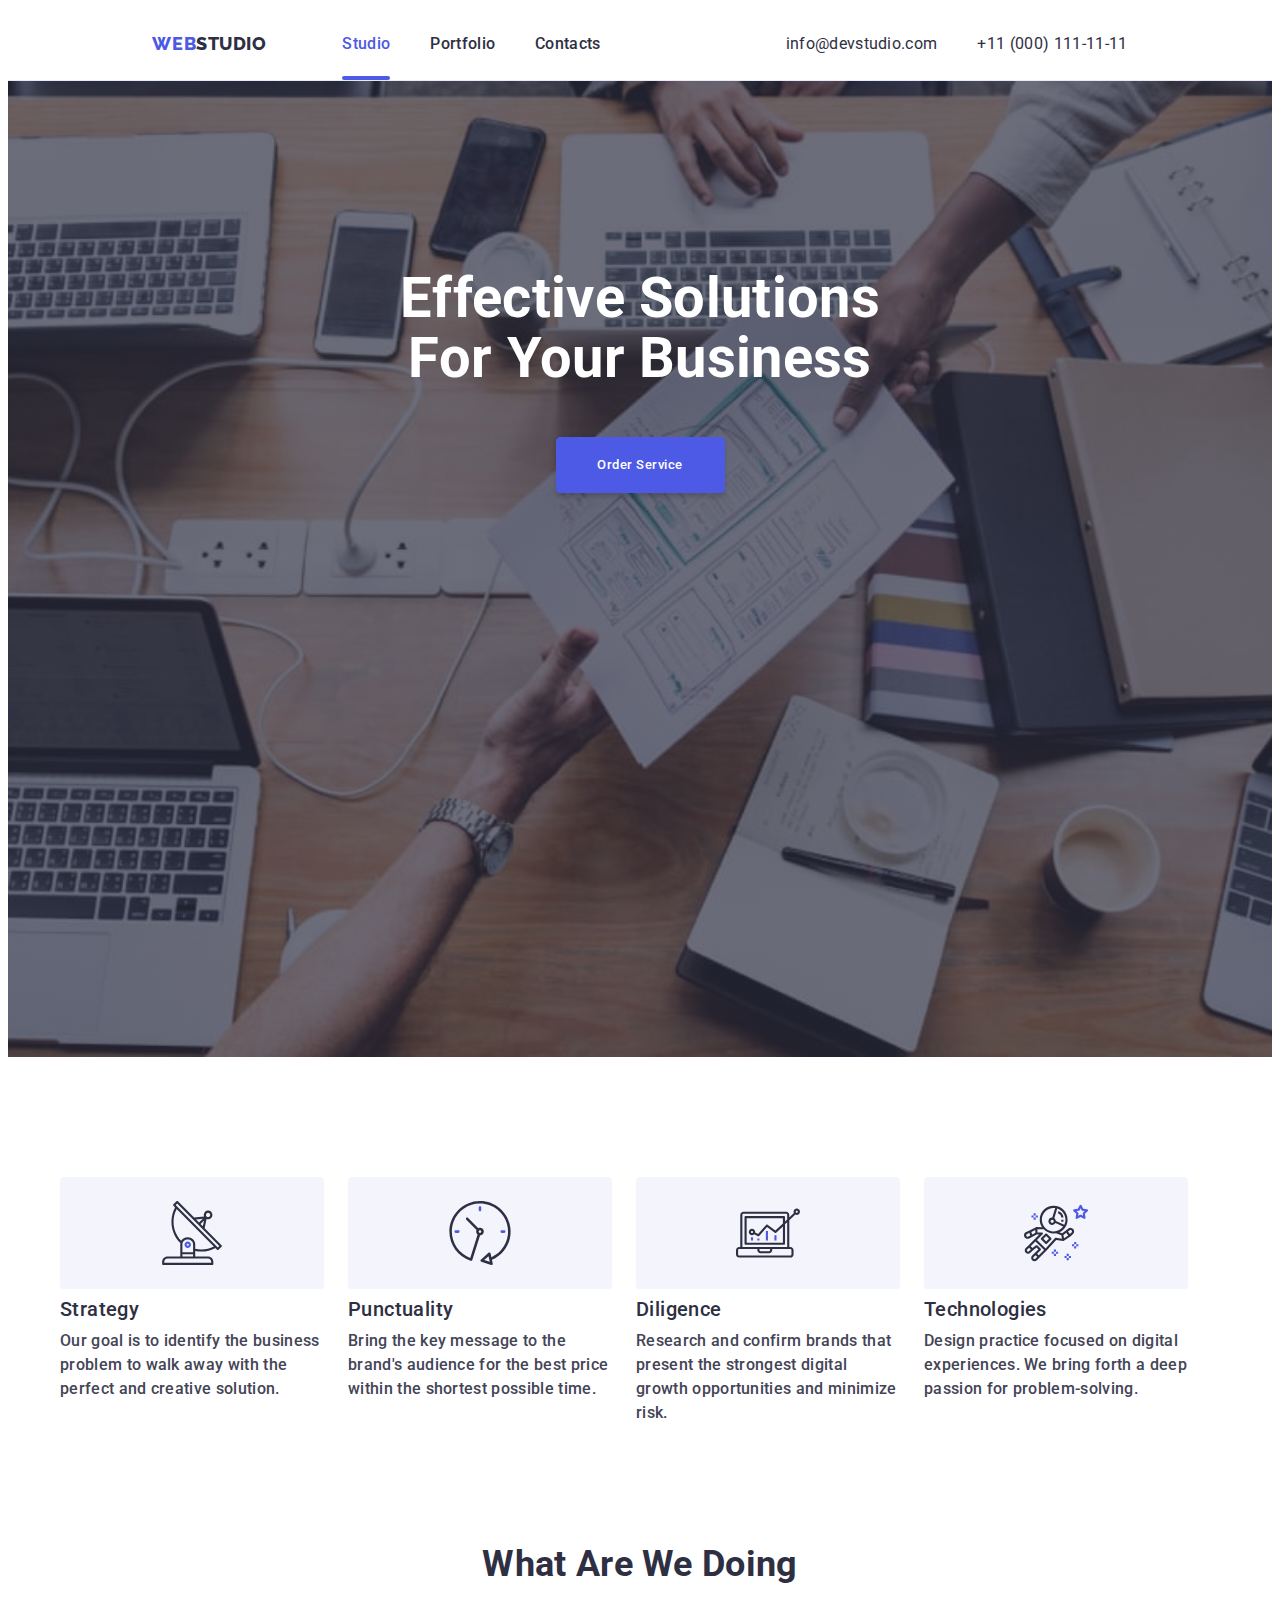
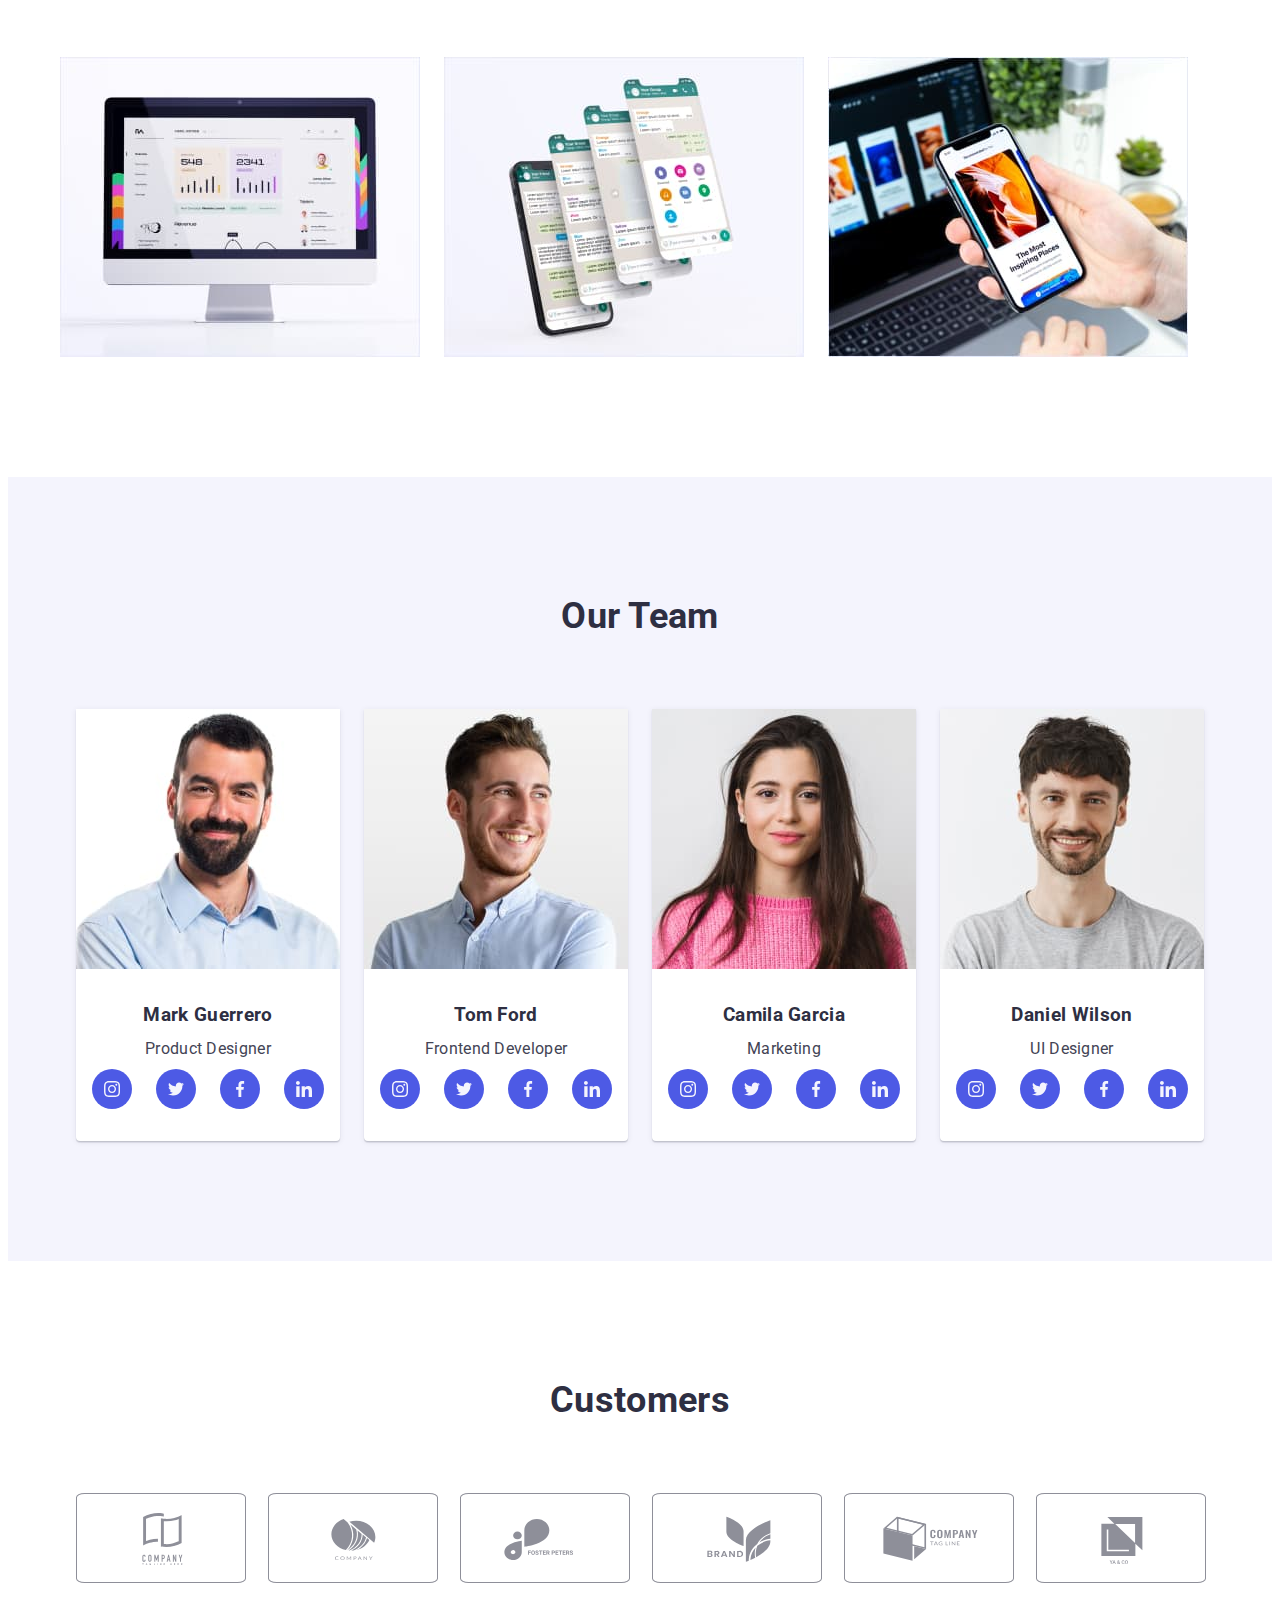
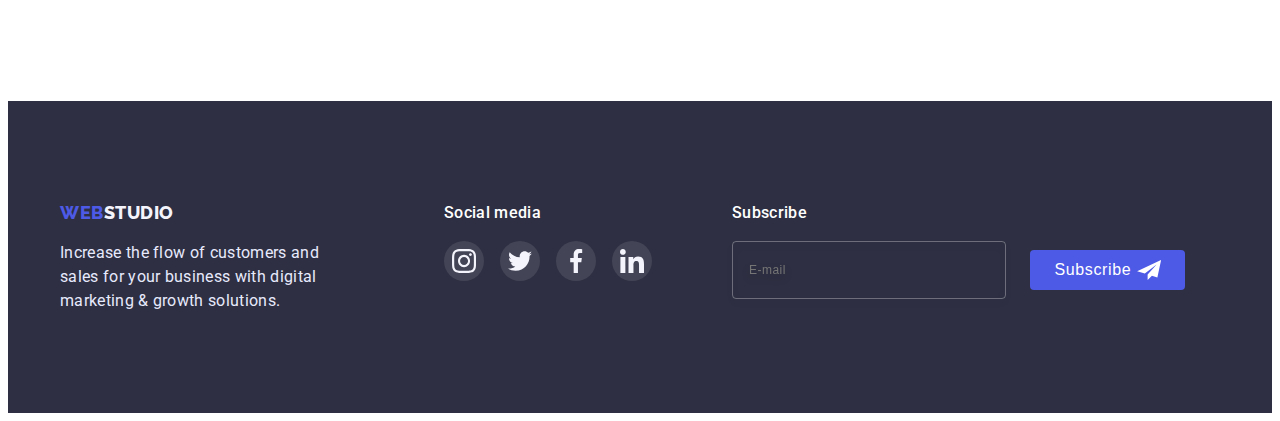
<file: index.html>
<!DOCTYPE html>
<html lang="en">
  <head>
    <meta charset="UTF-8" />
    <meta http-equiv="X-UA-Compatible" content="IE=edge" />
    <meta name="viewport" content="width=device-width, initial-scale=1.0" />
    <title>Document</title>
    <link rel="preconnect" href="https://fonts.googleapis.com" />
    <link rel="preconnect" href="https://fonts.gstatic.com" crossorigin />
    <link rel="preconnect" href="https://fonts.googleapis.com" />
    <link rel="preconnect" href="https://fonts.gstatic.com" crossorigin />
    <link
      href="https://fonts.googleapis.com/css2?family=Raleway:wght@800&family=Roboto:wght@400;500;700;900&display=swap"
      rel="stylesheet"
    />
    <link
      rel="stylesheet"
      href="https://cdnjs.cloudflare.com/ajax/libs/modern-normalize/1.1.0/modern-normalize.min.css"
      integrity="sha512-wpPYUAdjBVSE4KJnH1VR1HeZfpl1ub8YT/NKx4PuQ5NmX2tKuGu6U/JRp5y+Y8XG2tV+wKQpNHVUX03MfMFn9Q=="
      crossorigin="anonymous"
      referrerpolicy="no-referrer"
    />
    <link
      rel="stylesheet"
      href="https://cdnjs.cloudflare.com/ajax/libs/animate.css/4.1.1/animate.min.css"
    />
    <link rel="stylesheet" href="./css/styles.css" />
    <link rel="stylesheet" href="./css/mobile.css" />
    <link rel="stylesheet" href="./css/tablet.css" />
    <link rel="stylesheet" href="./css/desktop.css" />
  </head>
  <body>
    <header class="header section">
      <div class="container nav-main">
        <nav class="header-navigation nav">
          <a href="./index.html" class="logo"
            ><span class="logo-first-part">Web</span
            ><span class="logo-second-part-header">Studio</span></a
          >
          <ul class="header-site-navigation-list list">
            <li class="header-site-navigation-item">
              <a
                href="./index.html"
                class="header-site-navigation-link current link"
                >Studio</a
              >
            </li>
            <li class="header-site-navigation-item">
              <a
                href="./portfolio.html"
                class="header-site-navigation-link link"
                >Portfolio</a
              >
            </li>
            <li class="header-site-navigation-item">
              <a href="" class="header-site-navigation-link link">Contacts</a>
            </li>
          </ul>
        </nav>

        <address>
          <ul class="header-address-navigation-list list">
            <li class="header-address-navigation-item">
              <a
                href="mailto:info@devstudio.com"
                class="header-address-navigation-link link"
                >info@devstudio.com</a
              >
            </li>
            <li class="header-address-navigation-item">
              <a
                href="tel:+110001111111"
                class="header-address-navigation-link link"
                >+11 (000) 111-11-11</a
              >
            </li>
          </ul>
        </address>
        <button data-menu-open type="button" class="menu-open">
          <svg class="menu-open-simbol" width="32" height="22">
            <use href="./images/icons.svg#icon-menu-hamburger"></use>
          </svg>
        </button>
      </div>
      <div data-menu class="menu is-hidden">
        <div class="menu-conteiner">
          <div>
            <button data-menu-close type="button" class="menu-close">
              <svg class="menu-close-icon" width="8" height="8">
                <use href="./images/icons.svg#icon-close-modal"></use>
              </svg>
            </button>
            <ul class="menu-site-list list">
              <li class="menu-site-item">
                <a href="./index.html" class="menu-site-link link">Studio</a>
              </li>
              <li class="menu-site-item">
                <a href="./portfolio.html" class="menu-site-link link"
                  >Portfolio</a
                >
              </li>
              <li class="menu-site-item">
                <a href="" class="menu-site-link current-site link">Contacts</a>
              </li>
            </ul>
          </div>
          <div>
            <ul class="menu-address-list list">
              <li class="menu-telef">
                <a
                  href="tel:+110001111111"
                  class="menu-telef-link current-address link"
                  >+11 (000) 111-11-11</a
                >
              </li>
              <li class="menu-email">
                <a href="mailto:info@devstudio.com" class="menu-email-link link"
                  >info@devstudio.com</a
                >
              </li>
            </ul>

            <ul class="menu-list list">
              <li class="menu-item instagram">
                <a
                  href=""
                  class="menu-link link"
                  target="_blank"
                  rel="noopener noreferrer"
                >
                  <svg class="menu-icon" width="24" height="24">
                    <use href="./images/icons.svg#icon-instagram"></use>
                  </svg>
                </a>
              </li>
              <li class="menu-item twitter">
                <a
                  href=""
                  class="menu-link link"
                  target="_blank"
                  rel="noopener noreferrer"
                  ><svg class="menu-icon" width="24" height="24">
                    <use href="./images/icons.svg#icon-twitter"></use></svg
                ></a>
              </li>
              <li class="menu-item facebook">
                <a
                  href=""
                  class="menu-link link"
                  target="_blank"
                  rel="noopener noreferrer"
                  ><svg class="menu-icon" width="24" height="24">
                    <use href="./images/icons.svg#icon-facebook"></use></svg
                ></a>
              </li>
              <li class="menu-item linkedin">
                <a
                  href=""
                  class="menu-link link"
                  target="_blank"
                  rel="noopener noreferrer"
                  ><svg class="menu-icon" width="24" height="24">
                    <use href="./images/icons.svg#icon-linkedin"></use></svg
                ></a>
              </li>
            </ul>
          </div>
        </div>
      </div>
    </header>

    <main>
      <section class="hero section">
        <div class="container">
          <h1 class="hero-title">Effective Solutions for Your Business</h1>
          <button data-modal-open type="button" class="button">
            Order Service
          </button>
        </div>
      </section>

      <section class="skills section">
        <div class="container">
          <!--Временный заголовок-->

          <h2 class="is-hidden">Company skills</h2>
          <ul class="skills-list list">
            <li class="skills-item antenna">
              <div class="skills-icon">
                <svg class="skills-icon-symbol">
                  <use href="./images/icons.svg#icon-antenna"></use>
                </svg>
              </div>
              <h3 class="skills-item-title caption">Strategy</h3>
              <p class="skills-item-text">
                Our goal is to identify the business problem to walk away with
                the perfect and creative solution.
              </p>
            </li>
            <li class="skills-item clock">
              <div class="skills-icon">
                <svg class="skills-icon-symbol">
                  <use href="./images/icons.svg#icon-clock"></use>
                </svg>
              </div>
              <h3 class="skills-item-title caption">Punctuality</h3>
              <p class="skills-item-text">
                Bring the key message to the brand's audience for the best price
                within the shortest possible time.
              </p>
            </li>
            <li class="skills-item diagram">
              <div class="skills-icon">
                <svg class="skills-icon-symbol">
                  <use href="./images/icons.svg#icon-diagram"></use>
                </svg>
              </div>
              <h3 class="skills-item-title caption">Diligence</h3>
              <p class="skills-item-text">
                Research and confirm brands that present the strongest digital
                growth opportunities and minimize risk.
              </p>
            </li>
            <li class="skills-item astronaut">
              <div class="skills-icon">
                <svg class="skills-icon-symbol">
                  <use href="./images/icons.svg#icon-astronaut"></use>
                </svg>
              </div>
              <h3 class="skills-item-title caption">Technologies</h3>
              <p class="skills-item-text">
                Design practice focused on digital experiences. We bring forth a
                deep passion for problem-solving.
              </p>
            </li>
          </ul>
        </div>
      </section>

      <section class="examples section">
        <div class="container">
          <h2 class="examples-title caption">What are we doing</h2>
          <ul class="examples-list list">
            <li class="examples-item">
              <img
                src="./images/monitor.jpg"
                alt="monitor"
                srcset="./images/monitor.jpg 1x, ./images/monitor-2x.jpg 2x"
                width="360"
                height="300"
                class="examples-photo"
              />
            </li>
            <li class="examples-item">
              <img
                src="./images/phone.jpg"
                alt="phone"
                srcset="./images/phone.jpg 1x, ./images/phone-2x.jpg 2x"
                width="360"
                height="300"
                class="examples-photo"
              />
            </li>
            <li class="examples-item">
              <img
                src="./images/laptop.jpg"
                alt="laptop"
                srcset="./images/laptop.jpg 1x, ./images/laptop-2x.jpg 2x"
                width="360"
                height="300"
                class="examples-photo"
              />
            </li>
          </ul>
        </div>
      </section>

      <section class="team section">
        <div class="container">
          <h2 class="team-title caption">Our Team</h2>
          <ul class="team-list list">
            <li class="team-item">
              <img
                src="./images/team/mark.jpg"
                alt="photo Mark"
                srcset="./images/team/mark.jpg 1x, ./images/team/mark-2x.jpg 2x"
                width="264"
                height="260"
                class="team-photo"
              />
              <div class="team-name">
                <h3 class="team-item-name caption">Mark Guerrero</h3>
                <p class="team-item-speciality">Product Designer</p>
                <ul class="team-icon-list list">
                  <li class="team-icon">
                    <a
                      class="team-icon-link"
                      href=""
                      target="_blank"
                      rel="noopener noreferrer"
                    >
                      <svg class="team-icon-symbol" width="16" height="16">
                        <use href="./images/icons.svg#icon-instagram"></use>
                      </svg>
                    </a>
                  </li>
                  <li class="team-icon">
                    <a
                      class="team-icon-link"
                      href=""
                      target="_blank"
                      rel="noopener noreferrer"
                    >
                      <svg class="team-icon-symbol" width="16" height="16">
                        <use href="./images/icons.svg#icon-twitter"></use>
                      </svg>
                    </a>
                  </li>
                  <li class="team-icon">
                    <a
                      class="team-icon-link"
                      href=""
                      target="_blank"
                      rel="noopener noreferrer"
                    >
                      <svg class="team-icon-symbol" width="16" height="16">
                        <use href="./images/icons.svg#icon-facebook"></use>
                      </svg>
                    </a>
                  </li>
                  <li class="team-icon">
                    <a
                      class="team-icon-link"
                      href=""
                      target="_blank"
                      rel="noopener noreferrer"
                    >
                      <svg class="team-icon-symbol" width="16" height="16">
                        <use href="./images/icons.svg#icon-linkedin"></use>
                      </svg>
                    </a>
                  </li>
                </ul>
              </div>
            </li>
            <li class="team-item">
              <img
                src="./images/team/tom.jpg"
                alt="photo Tom"
                srcset="./images/team/tom.jpg 1x, ./images/team/tom-2x.jpg 2x"
                width="264"
                height="260"
                class="team-photo"
              />
              <div class="team-name">
                <h3 class="team-item-name caption">Tom Ford</h3>
                <p class="team-item-speciality">Frontend Developer</p>
                <ul class="team-icon-list list">
                  <li class="team-icon">
                    <a
                      class="team-icon-link"
                      href=""
                      target="_blank"
                      rel="noopener noreferrer"
                    >
                      <svg class="team-icon-symbol" width="16" height="16">
                        <use href="./images/icons.svg#icon-instagram"></use>
                      </svg>
                    </a>
                  </li>
                  <li class="team-icon">
                    <a
                      class="team-icon-link"
                      href=""
                      target="_blank"
                      rel="noopener noreferrer"
                    >
                      <svg class="team-icon-symbol" width="16" height="16">
                        <use href="./images/icons.svg#icon-twitter"></use>
                      </svg>
                    </a>
                  </li>
                  <li class="team-icon">
                    <a
                      class="team-icon-link"
                      href=""
                      target="_blank"
                      rel="noopener noreferrer"
                    >
                      <svg class="team-icon-symbol" width="16" height="16">
                        <use href="./images/icons.svg#icon-facebook"></use>
                      </svg>
                    </a>
                  </li>
                  <li class="team-icon">
                    <a
                      class="team-icon-link"
                      href=""
                      target="_blank"
                      rel="noopener noreferrer"
                    >
                      <svg class="team-icon-symbol" width="16" height="16">
                        <use href="./images/icons.svg#icon-linkedin"></use>
                      </svg>
                    </a>
                  </li>
                </ul>
              </div>
            </li>
            <li class="team-item">
              <img
                src="./images/team/camila.jpg"
                alt="photo Camila"
                srcset="
                  ./images/team/camila.jpg    1x,
                  ./images/team/camila-2x.jpg 2x
                "
                width="264"
                height="260"
                class="team-photo"
              />
              <div class="team-name">
                <h3 class="team-item-name caption">Camila Garcia</h3>
                <p class="team-item-speciality">Marketing</p>
                <ul class="team-icon-list list">
                  <li class="team-icon">
                    <a
                      class="team-icon-link"
                      href=""
                      target="_blank"
                      rel="noopener noreferrer"
                    >
                      <svg class="team-icon-symbol" width="16" height="16">
                        <use href="./images/icons.svg#icon-instagram"></use>
                      </svg>
                    </a>
                  </li>
                  <li class="team-icon">
                    <a
                      class="team-icon-link"
                      href=""
                      target="_blank"
                      rel="noopener noreferrer"
                    >
                      <svg class="team-icon-symbol" width="16" height="16">
                        <use href="./images/icons.svg#icon-twitter"></use>
                      </svg>
                    </a>
                  </li>
                  <li class="team-icon">
                    <a
                      class="team-icon-link"
                      href=""
                      target="_blank"
                      rel="noopener noreferrer"
                    >
                      <svg class="team-icon-symbol" width="16" height="16">
                        <use href="./images/icons.svg#icon-facebook"></use>
                      </svg>
                    </a>
                  </li>
                  <li class="team-icon">
                    <a
                      class="team-icon-link"
                      href=""
                      target="_blank"
                      rel="noopener noreferrer"
                    >
                      <svg class="team-icon-symbol" width="16" height="16">
                        <use href="./images/icons.svg#icon-linkedin"></use>
                      </svg>
                    </a>
                  </li>
                </ul>
              </div>
            </li>
            <li class="team-item">
              <img
                src="./images/team/daniel.jpg"
                alt="photo Daniel"
                srcset="
                  ./images/team/daniel.jpg    1x,
                  ./images/team/daniel-2x.jpg 2x
                "
                width="264"
                height="260"
                class="team-photo"
              />
              <div class="team-name">
                <h3 class="team-item-name caption">Daniel Wilson</h3>
                <p class="team-item-speciality">UI Designer</p>
                <ul class="team-icon-list list">
                  <li class="team-icon">
                    <a
                      class="team-icon-link"
                      href=""
                      target="_blank"
                      rel="noopener noreferrer"
                    >
                      <svg class="team-icon-symbol" width="16" height="16">
                        <use href="./images/icons.svg#icon-instagram"></use>
                      </svg>
                    </a>
                  </li>
                  <li class="team-icon">
                    <a
                      class="team-icon-link"
                      href=""
                      target="_blank"
                      rel="noopener noreferrer"
                    >
                      <svg class="team-icon-symbol" width="16" height="16">
                        <use href="./images/icons.svg#icon-twitter"></use>
                      </svg>
                    </a>
                  </li>
                  <li class="team-icon">
                    <a
                      class="team-icon-link"
                      href=""
                      target="_blank"
                      rel="noopener noreferrer"
                    >
                      <svg class="team-icon-symbol" width="16" height="16">
                        <use href="./images/icons.svg#icon-facebook"></use>
                      </svg>
                    </a>
                  </li>
                  <li class="team-icon">
                    <a
                      class="team-icon-link"
                      href=""
                      target="_blank"
                      rel="noopener noreferrer"
                    >
                      <svg class="team-icon-symbol" width="16" height="16">
                        <use href="./images/icons.svg#icon-linkedin"></use>
                      </svg>
                    </a>
                  </li>
                </ul>
              </div>
            </li>
          </ul>
        </div>
      </section>

      <section class="customers section">
        <div class="container">
          <h2 class="customers-title caption">Customers</h2>
          <ul class="customers-list list">
            <li class="customers-item">
              <a
                class="customers-link"
                href=""
                target="_blank"
                rel="noopener noreferrer"
              >
                <svg class="customers-icon" width="104" height="56">
                  <use
                    href="./images/icons.svg#icon-company-tagline-here"
                  ></use>
                </svg>
              </a>
            </li>
            <li class="customers-item">
              <a
                class="customers-link"
                href=""
                target="_blank"
                rel="noopener noreferrer"
              >
                <svg class="customers-icon" width="104" height="56">
                  <use href="./images/icons.svg#icon-company"></use>
                </svg>
              </a>
            </li>
            <li class="customers-item">
              <a
                class="customers-link"
                href=""
                target="_blank"
                rel="noopener noreferrer"
              >
                <svg class="customers-icon" width="104" height="56">
                  <use href="./images/icons.svg#icon-foster-peters"></use>
                </svg>
              </a>
            </li>
            <li class="customers-item">
              <a
                class="customers-link"
                href=""
                target="_blank"
                rel="noopener noreferrer"
              >
                <svg class="customers-icon" width="104" height="56">
                  <use href="./images/icons.svg#icon-brand"></use>
                </svg>
              </a>
            </li>
            <li class="customers-item">
              <a
                class="customers-link"
                href=""
                target="_blank"
                rel="noopener noreferrer"
              >
                <svg class="customers-icon" width="104" height="56">
                  <use href="./images/icons.svg#icon-company-tag-line"></use>
                </svg>
              </a>
            </li>
            <li class="customers-item">
              <a
                class="customers-link"
                href=""
                target="_blank"
                rel="noopener noreferrer"
              >
                <svg class="customers-icon" width="104" height="56">
                  <use href="./images/icons.svg#icon-ya-co"></use>
                </svg>
              </a>
            </li>
          </ul>
        </div>
      </section>
    </main>

    <footer class="footer section">
      <div class="container footer-cont">
        <div class="footer-container">
          <a href="./index.html" class="logo logo-footer"
            ><span class="logo-first-part">Web</span
            ><span class="logo-second-part-footer">Studio</span></a
          >
          <p class="footer-text">
            Increase the flow of customers and sales for your business with
            digital marketing & growth solutions.
          </p>
        </div>
        <div class="footer-media">
          <h3 class="footer-media-title">Social media</h3>
          <ul class="footer-list list">
            <li class="footer-item instagram">
              <a
                href=""
                class="footer-link link"
                target="_blank"
                rel="noopener noreferrer"
              >
                <svg class="footer-icon" width="24" height="24">
                  <use href="./images/icons.svg#icon-instagram"></use>
                </svg>
              </a>
            </li>
            <li class="footer-item twitter">
              <a
                href=""
                class="footer-link link"
                target="_blank"
                rel="noopener noreferrer"
                ><svg class="footer-icon" width="24" height="24">
                  <use href="./images/icons.svg#icon-twitter"></use></svg
              ></a>
            </li>
            <li class="footer-item facebook">
              <a
                href=""
                class="footer-link link"
                target="_blank"
                rel="noopener noreferrer"
                ><svg class="footer-icon" width="24" height="24">
                  <use href="./images/icons.svg#icon-facebook"></use></svg
              ></a>
            </li>
            <li class="footer-item linkedin">
              <a
                href=""
                class="footer-link link"
                target="_blank"
                rel="noopener noreferrer"
                ><svg class="footer-icon" width="24" height="24">
                  <use href="./images/icons.svg#icon-linkedin"></use></svg
              ></a>
            </li>
          </ul>
        </div>
        <div class="footer-form">
          <h3 class="footer-media-title subscribe">Subscribe</h3>
          <form class="form-subscribe" action="">
            <input
              type="email"
              name="footer-email"
              id="footer-email"
              class="footer-input"
              placeholder="E-mail"
            />
            <button type="button" class="form-button">
              <span class="form-button-area">
                <span class="button-area-text">Subscribe</span>
                <svg class="icon-send" width="24" height="20">
                  <use href="./images/icons.svg#icon-send"></use>
                </svg>
              </span>
            </button>
          </form>
        </div>
      </div>
    </footer>

    <div class="backdrop is-hidden" data-modal>
      <div class="modal">
        <button type="button" class="modal-close" data-modal-close>
          <svg class="modal-close-icon" width="8" height="8">
            <use href="./images/icons.svg#icon-close-modal"></use>
          </svg>
        </button>
        <p class="modal-title">Leave your contacts and we will call you back</p>
        <form class="modal-form">
          <div class="form-div">
            <label for="user-name" class="modal-label"
              ><span class="label-text">Name</span></label
            >
            <div class="input-field">
              <input
                type="text"
                name="user-name"
                id="user-name"
                class="modal-input"
                required
              />
              <svg class="modal-icon" width="18" height="24">
                <use href="./images/icons.svg#icon-person"></use>
              </svg>
            </div>
          </div>
          <div class="form-div">
            <label for="user-tel" class="modal-label">Phone</label>
            <div class="input-field">
              <input
                type="tel"
                name="user-tel"
                id="user-tel"
                class="modal-input"
                required
              />
              <svg class="modal-icon" width="18" height="24">
                <use href="./images/icons.svg#icon-phone"></use>
              </svg>
            </div>
          </div>
          <div class="form-div">
            <label for="user-email" class="modal-label"
              ><span class="label-text">Email</span></label
            >
            <div class="input-field">
              <input
                type="email"
                name="user-email"
                id="user-email"
                class="modal-input"
                required
              />
              <svg class="modal-icon" width="18" height="24">
                <use href="./images/icons.svg#icon-email"></use>
              </svg>
            </div>
          </div>
          <div class="form-div form-div-feedback">
            <label for="user-feedback" class="modal-label"
              ><span class="label-text">Comment</span></label
            >
            <textarea
              class="modal-input feedback"
              name="user-feedback"
              id="user-feedback"
              rows="4"
              placeholder="Text input"
            ></textarea>
          </div>

          <div>
            <input
              type="checkbox"
              id="accept"
              class="checkbox is-hidden"
              value="true"
              required
            />
            <label for="accept" class="checkbox-label">
              <span class="checkbox-icon">
                <svg class="icon-ok" width="10" height="8">
                  <use href="./images/icons.svg#icon-ok"></use>
                </svg> </span
              ><span class="checkbox-text"
                >I accept the terms and conditions of the
                <a href="" class="checkbox-link"> Privacy Policy</a></span
              ></label
            >
          </div>
          <button type="submit" class="modal-button">
            <span class="modal-button-title">Send</span>
          </button>
        </form>
      </div>
    </div>
    <script src="./js/modal.js"></script>
    <script src="./js/menu.js"></script>
  </body>
</html>
</file>
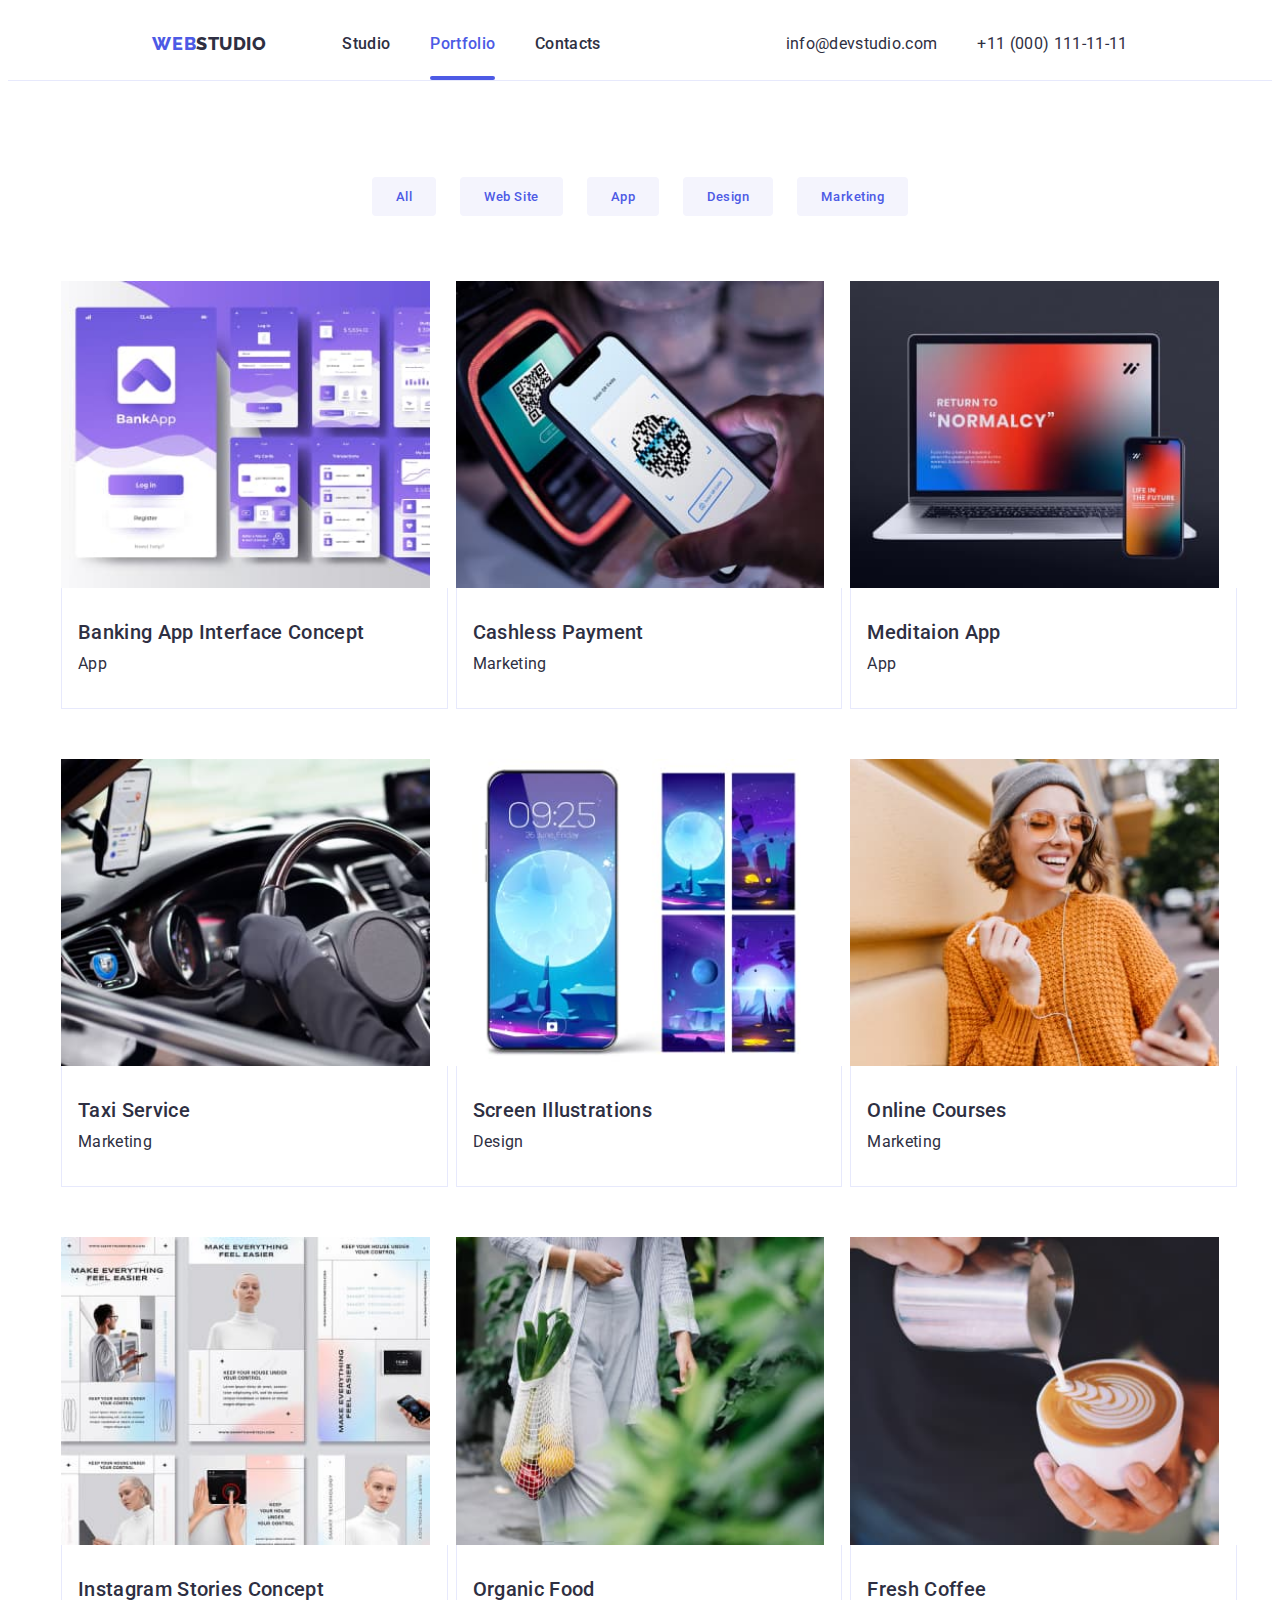
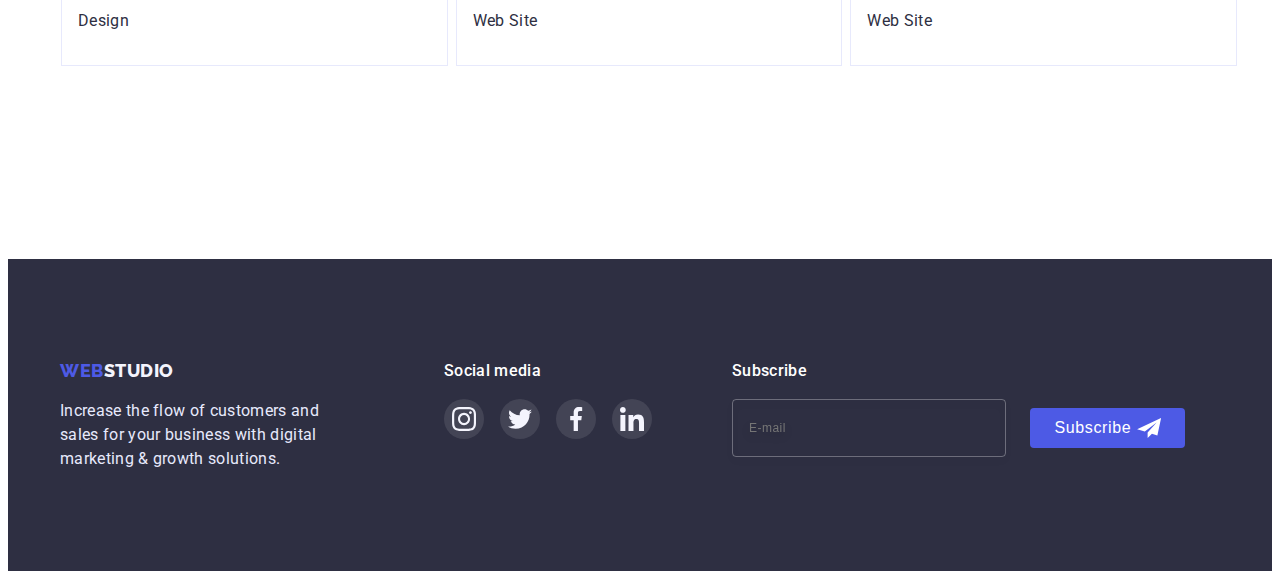
<file: portfolio.html>
<!DOCTYPE html>
<html lang="en">
  <head>
    <meta charset="UTF-8" />
    <meta http-equiv="X-UA-Compatible" content="IE=edge" />
    <meta name="viewport" content="width=device-width, initial-scale=1.0" />
    <title>Document</title>
    <link rel="preconnect" href="https://fonts.googleapis.com" />
    <link rel="preconnect" href="https://fonts.gstatic.com" crossorigin />
    <link rel="preconnect" href="https://fonts.googleapis.com" />
    <link rel="preconnect" href="https://fonts.gstatic.com" crossorigin />
    <link
      href="https://fonts.googleapis.com/css2?family=Raleway:wght@800&family=Roboto:wght@400;500;700;900&display=swap"
      rel="stylesheet"
    />
    <link
      rel="stylesheet"
      href="https://cdnjs.cloudflare.com/ajax/libs/modern-normalize/1.1.0/modern-normalize.min.css"
      integrity="sha512-wpPYUAdjBVSE4KJnH1VR1HeZfpl1ub8YT/NKx4PuQ5NmX2tKuGu6U/JRp5y+Y8XG2tV+wKQpNHVUX03MfMFn9Q=="
      crossorigin="anonymous"
      referrerpolicy="no-referrer"
    />
    <link
      rel="stylesheet"
      href="https://cdnjs.cloudflare.com/ajax/libs/animate.css/4.1.1/animate.min.css"
    />
    <link rel="stylesheet" href="./css/styles.css" />
    <link rel="stylesheet" href="./css/mobile.css" />
    <link rel="stylesheet" href="./css/tablet.css" />
    <link rel="stylesheet" href="./css/desktop.css" />
  </head>
  <body>
    <header class="header section">
      <div class="container nav-main">
        <!--navigation in header-->
        <nav class="header-navigation nav">
          <a href="./index.html" class="logo"
            ><span class="logo-first-part">Web</span
            ><span class="logo-second-part-header">Studio</span></a
          >
          <ul class="header-site-navigation-list list">
            <li class="header-site-navigation-item">
              <a href="./index.html" class="header-site-navigation-link link"
                >Studio</a
              >
            </li>
            <li class="header-site-navigation-item">
              <a
                href="./portfolio.html"
                class="header-site-navigation-link current link"
                >Portfolio</a
              >
            </li>
            <li class="header-site-navigation-item">
              <a href="" class="header-site-navigation-link link">Contacts</a>
            </li>
          </ul>
        </nav>

        <address>
          <ul class="header-address-navigation-list list">
            <li class="header-address-navigation-item">
              <a
                href="mailto:info@devstudio.com"
                class="header-address-navigation-link link"
                >info@devstudio.com</a
              >
            </li>
            <li class="header-address-navigation-item">
              <a
                href="tel:+110001111111"
                class="header-address-navigation-link link"
                >+11 (000) 111-11-11</a
              >
            </li>
          </ul>
        </address>
        <button data-menu-open type type="button" class="menu-open">
          <svg class="menu-open-simbol" width="32" height="22">
            <use href="./images/icons.svg#icon-menu-hamburger"></use>
          </svg>
        </button>
      </div>
      <div data-menu class="menu is-hidden">
        <div class="menu-conteiner">
          <div>
            <button data-menu-close type="button" class="menu-close">
              <svg class="menu-close-icon" width="8" height="8">
                <use href="./images/icons.svg#icon-close-modal"></use>
              </svg>
            </button>
            <ul class="menu-site-list list">
              <li class="menu-site-item">
                <a href="./index.html" class="menu-site-link link">Studio</a>
              </li>
              <li class="menu-site-item">
                <a href="./portfolio.html" class="menu-site-link link"
                  >Portfolio</a
                >
              </li>
              <li class="menu-site-item">
                <a href="" class="menu-site-link current-site link">Contacts</a>
              </li>
            </ul>
          </div>
          <div>
            <ul class="menu-address-list list">
              <li class="menu-telef">
                <a
                  href="tel:+110001111111"
                  class="menu-telef-link current-address link"
                  >+11 (000) 111-11-11</a
                >
              </li>
              <li class="menu-email">
                <a href="mailto:info@devstudio.com" class="menu-email-link link"
                  >info@devstudio.com</a
                >
              </li>
            </ul>

            <ul class="menu-list list">
              <li class="menu-item instagram">
                <a
                  href=""
                  class="menu-link link"
                  target="_blank"
                  rel="noopener noreferrer"
                >
                  <svg class="menu-icon" width="24" height="24">
                    <use href="./images/icons.svg#icon-instagram"></use>
                  </svg>
                </a>
              </li>
              <li class="menu-item twitter">
                <a
                  href=""
                  class="menu-link link"
                  target="_blank"
                  rel="noopener noreferrer"
                  ><svg class="menu-icon" width="24" height="24">
                    <use href="./images/icons.svg#icon-twitter"></use></svg
                ></a>
              </li>
              <li class="menu-item facebook">
                <a
                  href=""
                  class="menu-link link"
                  target="_blank"
                  rel="noopener noreferrer"
                  ><svg class="menu-icon" width="24" height="24">
                    <use href="./images/icons.svg#icon-facebook"></use></svg
                ></a>
              </li>
              <li class="menu-item linkedin">
                <a
                  href=""
                  class="menu-link link"
                  target="_blank"
                  rel="noopener noreferrer"
                  ><svg class="menu-icon" width="24" height="24">
                    <use href="./images/icons.svg#icon-linkedin"></use></svg
                ></a>
              </li>
            </ul>
          </div>
        </div>
      </div>
    </header>

    <!--Main part-->
    <main>
      <section class="portfolio section">
        <div class="container">
          <!--Временный заголовок-->
          <h1 class="is-hidden">Portfolio navigation</h1>

          <ul class="portfolio-navigation-list list">
            <li class="portfolio-navigation-item">
              <button type="button" class="portfolio-button">All</button>
            </li>
            <li class="portfolio-navigation-item">
              <button type="button" class="portfolio-button">Web Site</button>
            </li>
            <li class="portfolio-navigation-item">
              <button type="button" class="portfolio-button">App</button>
            </li>
            <li class="portfolio-navigation-item">
              <button type="button" class="portfolio-button">Design</button>
            </li>
            <li class="portfolio-navigation-item">
              <button type="button" class="portfolio-button">Marketing</button>
            </li>
          </ul>

          <ul class="portfolio-list list">
            <li class="portfolio-item">
              <a href="" class="portfolio-item-link link">
                <div class="portfolio-item-div">
                  <picture>
                    <source
                      srcset="
                        ./images/portfolio/proj1.jpg    1x,
                        ./images/portfolio/proj1-2x.jpg 2x
                      "
                      media="(min-width: 1200px)"
                    />
                    <source
                      srcset="
                        ./images/portfolio/proj1-tab.jpg    1x,
                        ./images/portfolio/proj1-tab-2x.jpg 2x
                      "
                      media="(min-width: 768px)"
                    />
                    <source
                      srcset="
                        ./images/portfolio/proj1-mob.jpg    1x,
                        ./images/portfolio/proj1-mob-2x.jpg 2x
                      "
                      media="(min-width: 480px)"
                    />
                    <img
                      src="./images/portfolio/proj1.jpg"
                      alt="Banking App Interface Concept"
                      width="396"
                      height="300"
                      class="portfolio-item-photo"
                    />
                  </picture>

                  <div class="portfolio-item-animation">
                    <p class="portfolio-item-animation-text">
                      14 Stylish and User-Friendly App Design Concepts · Task
                      Manager App · Calorie Tracker App · Exotic Fruit Ecommerce
                      App · Cloud Storage App
                    </p>
                  </div>
                </div>
                <div class="portfolio-item-text">
                  <h2 class="portfolio-item-title caption">
                    Banking App Interface Concept
                  </h2>
                  <p class="portfolio-item-area">App</p>
                </div>
              </a>
            </li>
            <li class="portfolio-item">
              <a href="" class="portfolio-item-link link">
                <div class="portfolio-item-div">
                  <picture>
                    <source
                      srcset="
                        ./images/portfolio/proj2.jpg    1x,
                        ./images/portfolio/proj2-2x.jpg 2x
                      "
                      media="(min-width: 1200px)"
                    />
                    <source
                      srcset="
                        ./images/portfolio/proj2-tab.jpg    1x,
                        ./images/portfolio/proj2-tab-2x.jpg 2x
                      "
                      media="(min-width: 768px)"
                    />
                    <source
                      srcset="
                        ./images/portfolio/proj2-mob.jpg    1x,
                        ./images/portfolio/proj2-mob-2x.jpg 2x
                      "
                      media="(min-width: 480px)"
                    />
                    <img
                      src="./images/portfolio/proj2.jpg"
                      alt="Banking App Interface Concept"
                      width="396"
                      height="300"
                      class="portfolio-item-photo"
                    />
                  </picture>

                  <div class="portfolio-item-animation">
                    <p class="portfolio-item-animation-text">
                      14 Stylish and User-Friendly App Design Concepts · Task
                      Manager App · Calorie Tracker App · Exotic Fruit Ecommerce
                      App · Cloud Storage App
                    </p>
                  </div>
                </div>
                <div class="portfolio-item-text">
                  <h2 class="portfolio-item-title caption">Cashless Payment</h2>
                  <p class="portfolio-item-area">Marketing</p>
                </div>
              </a>
            </li>
            <li class="portfolio-item">
              <a href="" class="portfolio-item-link link">
                <div class="portfolio-item-div">
                  <picture>
                    <source
                      srcset="
                        ./images/portfolio/proj3.jpg    1x,
                        ./images/portfolio/proj3-2x.jpg 2x
                      "
                      media="(min-width: 1200px)"
                    />
                    <source
                      srcset="
                        ./images/portfolio/proj3-tab.jpg    1x,
                        ./images/portfolio/proj3-tab-2x.jpg 2x
                      "
                      media="(min-width: 768px)"
                    />
                    <source
                      srcset="
                        ./images/portfolio/proj3-mob.jpg    1x,
                        ./images/portfolio/proj3-mob-2x.jpg 2x
                      "
                      media="(min-width: 480px)"
                    />
                    <img
                      src="./images/portfolio/proj3.jpg"
                      alt="Banking App Interface Concept"
                      width="396"
                      height="300"
                      class="portfolio-item-photo"
                    />
                  </picture>

                  <div class="portfolio-item-animation">
                    <p class="portfolio-item-animation-text">
                      14 Stylish and User-Friendly App Design Concepts · Task
                      Manager App · Calorie Tracker App · Exotic Fruit Ecommerce
                      App · Cloud Storage App
                    </p>
                  </div>
                </div>
                <div class="portfolio-item-text">
                  <h2 class="portfolio-item-title caption">Meditaion App</h2>
                  <p class="portfolio-item-area">App</p>
                </div>
              </a>
            </li>
            <li class="portfolio-item">
              <a href="" class="portfolio-item-link link">
                <div class="portfolio-item-div">
                  <picture>
                    <source
                      srcset="
                        ./images/portfolio/proj4.jpg    1x,
                        ./images/portfolio/proj4-2x.jpg 2x
                      "
                      media="(min-width: 1200px)"
                    />
                    <source
                      srcset="
                        ./images/portfolio/proj4-tab.jpg    1x,
                        ./images/portfolio/proj4-tab-2x.jpg 2x
                      "
                      media="(min-width: 768px)"
                    />
                    <source
                      srcset="
                        ./images/portfolio/proj4-mob.jpg    1x,
                        ./images/portfolio/proj4-mob-2x.jpg 2x
                      "
                      media="(min-width: 480px)"
                    />
                    <img
                      src="./images/portfolio/proj4.jpg"
                      alt="Banking App Interface Concept"
                      width="396"
                      height="300"
                      class="portfolio-item-photo"
                    />
                  </picture>

                  <div class="portfolio-item-animation">
                    <p class="portfolio-item-animation-text">
                      14 Stylish and User-Friendly App Design Concepts · Task
                      Manager App · Calorie Tracker App · Exotic Fruit Ecommerce
                      App · Cloud Storage App
                    </p>
                  </div>
                </div>
                <div class="portfolio-item-text">
                  <h2 class="portfolio-item-title caption">Taxi Service</h2>
                  <p class="portfolio-item-area">Marketing</p>
                </div>
              </a>
            </li>
            <li class="portfolio-item">
              <a href="" class="portfolio-item-link link">
                <div class="portfolio-item-div">
                  <picture>
                    <source
                      srcset="
                        ./images/portfolio/proj5.jpg    1x,
                        ./images/portfolio/proj5-2x.jpg 2x
                      "
                      media="(min-width: 1200px)"
                    />
                    <source
                      srcset="
                        ./images/portfolio/proj5-tab.jpg    1x,
                        ./images/portfolio/proj5-tab-2x.jpg 2x
                      "
                      media="(min-width: 768px)"
                    />
                    <source
                      srcset="
                        ./images/portfolio/proj5-mob.jpg    1x,
                        ./images/portfolio/proj5-mob-2x.jpg 2x
                      "
                      media="(min-width: 480px)"
                    />
                    <img
                      src="./images/portfolio/proj5.jpg"
                      alt="Banking App Interface Concept"
                      width="396"
                      height="300"
                      class="portfolio-item-photo"
                    />
                  </picture>

                  <div class="portfolio-item-animation">
                    <p class="portfolio-item-animation-text">
                      14 Stylish and User-Friendly App Design Concepts · Task
                      Manager App · Calorie Tracker App · Exotic Fruit Ecommerce
                      App · Cloud Storage App
                    </p>
                  </div>
                </div>
                <div class="portfolio-item-text">
                  <h2 class="portfolio-item-title caption">
                    Screen Illustrations
                  </h2>
                  <p class="portfolio-item-area">Design</p>
                </div>
              </a>
            </li>
            <li class="portfolio-item">
              <a href="" class="portfolio-item-link link">
                <div class="portfolio-item-div">
                  <picture>
                    <source
                      srcset="
                        ./images/portfolio/proj6.jpg    1x,
                        ./images/portfolio/proj6-2x.jpg 2x
                      "
                      media="(min-width: 1200px)"
                    />
                    <source
                      srcset="
                        ./images/portfolio/proj6-tab.jpg    1x,
                        ./images/portfolio/proj6-tab-2x.jpg 2x
                      "
                      media="(min-width: 768px)"
                    />
                    <source
                      srcset="
                        ./images/portfolio/proj6-mob.jpg    1x,
                        ./images/portfolio/proj6-mob-2x.jpg 2x
                      "
                      media="(min-width: 480px)"
                    />
                    <img
                      src="./images/portfolio/proj6.jpg"
                      alt="Banking App Interface Concept"
                      width="396"
                      height="300"
                      class="portfolio-item-photo"
                    />
                  </picture>

                  <div class="portfolio-item-animation">
                    <p class="portfolio-item-animation-text">
                      14 Stylish and User-Friendly App Design Concepts · Task
                      Manager App · Calorie Tracker App · Exotic Fruit Ecommerce
                      App · Cloud Storage App
                    </p>
                  </div>
                </div>
                <div class="portfolio-item-text">
                  <h2 class="portfolio-item-title caption">Online Courses</h2>
                  <p class="portfolio-item-area">Marketing</p>
                </div>
              </a>
            </li>
            <li class="portfolio-item">
              <a href="" class="portfolio-item-link link">
                <div class="portfolio-item-div">
                  <picture>
                    <source
                      srcset="
                        ./images/portfolio/proj7.jpg    1x,
                        ./images/portfolio/proj7-2x.jpg 2x
                      "
                      media="(min-width: 1200px)"
                    />
                    <source
                      srcset="
                        ./images/portfolio/proj7-tab.jpg    1x,
                        ./images/portfolio/proj7-tab-2x.jpg 2x
                      "
                      media="(min-width: 768px)"
                    />
                    <source
                      srcset="
                        ./images/portfolio/proj7-mob.jpg    1x,
                        ./images/portfolio/proj7-mob-2x.jpg 2x
                      "
                      media="(min-width: 480px)"
                    />
                    <img
                      src="./images/portfolio/proj7.jpg"
                      alt="Banking App Interface Concept"
                      width="396"
                      height="300"
                      class="portfolio-item-photo"
                    />
                  </picture>
                  <div class="portfolio-item-animation">
                    <p class="portfolio-item-animation-text">
                      14 Stylish and User-Friendly App Design Concepts · Task
                      Manager App · Calorie Tracker App · Exotic Fruit Ecommerce
                      App · Cloud Storage App
                    </p>
                  </div>
                </div>
                <div class="portfolio-item-text">
                  <h2 class="portfolio-item-title caption">
                    Instagram Stories Concept
                  </h2>
                  <p class="portfolio-item-area">Design</p>
                </div>
              </a>
            </li>
            <li class="portfolio-item">
              <a href="" class="portfolio-item-link link">
                <div class="portfolio-item-div">
                  <picture>
                    <source
                      srcset="
                        ./images/portfolio/proj8.jpg    1x,
                        ./images/portfolio/proj8-2x.jpg 2x
                      "
                      media="(min-width: 1200px)"
                    />
                    <source
                      srcset="
                        ./images/portfolio/proj8-tab.jpg    1x,
                        ./images/portfolio/proj8-tab-2x.jpg 2x
                      "
                      media="(min-width: 768px)"
                    />
                    <source
                      srcset="
                        ./images/portfolio/proj8-mob.jpg    1x,
                        ./images/portfolio/proj8-mob-2x.jpg 2x
                      "
                      media="(min-width: 480px)"
                    />
                    <img
                      src="./images/portfolio/proj8.jpg"
                      alt="Banking App Interface Concept"
                      width="396"
                      height="300"
                      class="portfolio-item-photo"
                    />
                  </picture>
                  <div class="portfolio-item-animation">
                    <p class="portfolio-item-animation-text">
                      14 Stylish and User-Friendly App Design Concepts · Task
                      Manager App · Calorie Tracker App · Exotic Fruit Ecommerce
                      App · Cloud Storage App
                    </p>
                  </div>
                </div>
                <div class="portfolio-item-text">
                  <h2 class="portfolio-item-title caption">Organic Food</h2>
                  <p class="portfolio-item-area">Web Site</p>
                </div>
              </a>
            </li>
            <li class="portfolio-item">
              <a href="" class="portfolio-item-link link">
                <div class="portfolio-item-div">
                  <picture>
                    <source
                      srcset="
                        ./images/portfolio/proj9.jpg    1x,
                        ./images/portfolio/proj9-2x.jpg 2x
                      "
                      media="(min-width: 1200px)"
                    />
                    <source
                      srcset="
                        ./images/portfolio/proj9-tab.jpg    1x,
                        ./images/portfolio/proj9-tab-2x.jpg 2x
                      "
                      media="(min-width: 768px)"
                    />
                    <source
                      srcset="
                        ./images/portfolio/proj9-mob.jpg    1x,
                        ./images/portfolio/proj9-mob-2x.jpg 2x
                      "
                      media="(min-width: 480px)"
                    />
                    <img
                      src="./images/portfolio/proj9.jpg"
                      alt="Banking App Interface Concept"
                      width="396"
                      height="300"
                      class="portfolio-item-photo"
                    />
                  </picture>
                  <div class="portfolio-item-animation">
                    <p class="portfolio-item-animation-text">
                      14 Stylish and User-Friendly App Design Concepts · Task
                      Manager App · Calorie Tracker App · Exotic Fruit Ecommerce
                      App · Cloud Storage App
                    </p>
                  </div>
                </div>
                <div class="portfolio-item-text">
                  <h2 class="portfolio-item-title caption">Fresh Coffee</h2>
                  <p class="portfolio-item-area">Web Site</p>
                </div>
              </a>
            </li>
          </ul>
        </div>
      </section>
    </main>

    <footer class="footer section">
      <div class="container footer-cont">
        <div class="footer-container">
          <a href="./index.html" class="logo logo-footer"
            ><span class="logo-first-part">Web</span
            ><span class="logo-second-part-footer">Studio</span></a
          >
          <p class="footer-text">
            Increase the flow of customers and sales for your business with
            digital marketing & growth solutions.
          </p>
        </div>
        <div class="footer-media">
          <h3 class="footer-media-title">Social media</h3>
          <ul class="footer-list list">
            <li class="footer-item instagram">
              <a
                href=""
                class="footer-link link"
                target="_blank"
                rel="noopener noreferrer"
              >
                <svg class="footer-icon" width="24" height="24">
                  <use href="./images/icons.svg#icon-instagram"></use>
                </svg>
              </a>
            </li>
            <li class="footer-item twitter">
              <a
                href=""
                class="footer-link link"
                target="_blank"
                rel="noopener noreferrer"
                ><svg class="footer-icon" width="24" height="24">
                  <use href="./images/icons.svg#icon-twitter"></use></svg
              ></a>
            </li>
            <li class="footer-item facebook">
              <a
                href=""
                class="footer-link link"
                target="_blank"
                rel="noopener noreferrer"
                ><svg class="footer-icon" width="24" height="24">
                  <use href="./images/icons.svg#icon-facebook"></use></svg
              ></a>
            </li>
            <li class="footer-item linkedin">
              <a
                href=""
                class="footer-link link"
                target="_blank"
                rel="noopener noreferrer"
                ><svg class="footer-icon" width="24" height="24">
                  <use href="./images/icons.svg#icon-linkedin"></use></svg
              ></a>
            </li>
          </ul>
        </div>
        <div class="footer-form">
          <h3 class="footer-media-title subscribe">Subscribe</h3>
          <form class="form-subscribe" action="">
            <input
              type="email"
              name="footer-email"
              id="footer-email"
              class="footer-input"
              placeholder="E-mail"
            />
            <button type="button" class="form-button">
              <span class="form-button-area">
                <span class="button-area-text">Subscribe</span>
                <svg class="icon-send" width="24" height="20">
                  <use href="./images/icons.svg#icon-send"></use>
                </svg>
              </span>
            </button>
          </form>
        </div>
      </div>
    </footer>
    <script src="./js/menu.js"></script>
  </body>
</html>
</file>
<file: css/styles.css>
/*html{
    box-sizing: border-box;
}

*,
*::before,
*::after{
    box-sizing:inherit;
}*/


:root{
    --primary-text-color:#434455;
    --title-text-color: #2E2F42;
    --accent-color: #4D5AE5;
    --portfolio-button-bg-color:#F4F4FD;
    --portfolio-button-bg-accent-color:#404BBF;
    --main-bg-color:#ffffff;
    --footer-text-portfolio-button-border: #E7E9FC;
    --footer-green:#31D0AA;
    --main-icon-color: #8E8F99;
    --function-for-hover: cubic-bezier(0.4, 0, 0.2, 1);

}

body{
    background-color:var(--main-bg-color);
    color: var(--primary-text-color);
    font-family: 'Roboto', sans-serif;
    font-weight: 400;
    font-size: 16px;
    line-height: 1.5;
    letter-spacing: 0.02em;
   /*padding-top:72px*/
}
 
p,
h1,
h2,
h3,
h4,
h5,
h6 {
    margin: 0;
}

ul{
    margin: 0;
    padding: 0;
}
img{
    display: block;
    margin: 0;
    padding: 0;
    width: 100%;
    height: auto;
}

.container{
    width: 100%;
    max-width: 1160px;
    padding-left: 16px;
    padding-right: 16px;
    margin: 0 auto;

  /* outline: 1px solid tomato;*/
}
.section{
    padding-top: 96px;
    padding-bottom: 96px;
}
.list{
    list-style: none;
    padding: 0;
}
.no-scroll{
    overflow: hidden;
}
.is-hidden {
    position: absolute;
    width: 1px;
    height: 1px;
    margin: -1px;
    border: 0;
    padding: 0;
    white-space: nowrap;
    clip-path: inset(100%);
    clip: rect(0 0 0 0);
    overflow: hidden;
}
.logo {
    display: block;
    padding: 24px 0;
    margin-right: 76px;
    font-family: 'Raleway', sans-serif;
    font-weight: 800;
    font-size: 18px;
    line-height: 1.33;
    text-transform: uppercase;
    letter-spacing: 0.03em;

    transition: color 250ms var(--function-for-hover);
}
.logo-first-part{
    color: var(--accent-color);  
}
.logo-second-part-header{
    color: var(--title-text-color);
}
.logo-second-part-footer{
    color: var(--portfolio-button-bg-color);
}

.caption,
.link{
    color:var(--title-text-color)

}

.header-site-navigation-link:hover,
.header-address-navigation-link:hover,
.logo:hover,
.header-site-navigation-link:focus,
.header-address-navigation-link:focus,
.logo:focus
{
    color: var(--accent-color);
}


        /*настройки кнопок*/
.button{
    min-width: 169px;
    height: 56px;
    display: inline-block;
    border-radius: 4px;
    border: 1px solid var(--accent-color);
    box-shadow: 0px 4px 4px rgba(0, 0, 0, 0.15);
    /*padding: 16px 32px;*/

    background-color: var(--accent-color);
    color: var(--main-bg-color);
    font-family: inherit;
    font-weight: 500;
    align-items: center;
    letter-spacing: 0.04em;
    cursor: pointer;

    transition-property: background-color;
    transition-duration: 250ms;
    transition-timing-function: var(--function-for-hover);
}

.button:hover,
.button:focus {
    background-color: var(--portfolio-button-bg-accent-color);
}

.current {
    color: var(--accent-color);
    position: relative;
}
.current::after{
    content: "";
    display:inline-block;
    position: absolute;
    bottom: 0;
    left: 0;
    width: 100%;
    height: 4px;
    background-color: var(--accent-color);
    border-radius: 2px;
}

.link,
.button,
.logo,
.portfolio-button {
    text-decoration: none;
}


        /*header*/
.header{
    width: 100%;
    min-height: 72px;
    padding-top: 0;
    padding-bottom: 0;
    border-bottom: 1px solid var(--footer-text-portfolio-button-border);
}               
.nav-main{
    display: flex;
    justify-content: space-between;
}
.nav{
    display: flex;
}
.header-site-navigation-list{
    display: none;
}
.header-address-navigation-list{
    display: none;
}
.menu-open{
    display: inline-block;
    padding: 0;
    margin: 0;
    border: none;
    background-color: transparent;
}
.menu-open-simbol{
    stroke: var(--title-text-color);
}

.menu{
    position: fixed;
    top: 0;
    width: 100%;
    height: 100%;
    background-color: var(--main-bg-color);
    padding: 40px;
    z-index: 1;
    transform: scale(1);
    opacity: 1;
    transition: transform 250ms var(--function-for-hover),
        opacity 250ms var(--function-for-hover),
        visibility 250ms var(--function-for-hover);
}
.menu.is-hidden{
    transform: scale(0.1);
    visibility:hidden;
    opacity: 0;
}
.menu-conteiner{
    position: relative;
    width: 100%;
    height: 100%;
    padding-top: 40px;
    margin: 0 auto;
    display: flex;
    flex-direction: column;
    justify-content: space-between;
    overflow: auto;
}
.menu-close{
    position: absolute;
    top: 0;
    right: 0;
    display: flex;
    width: 24px;
    height: 24px;
    background-color: var(--footer-text-portfolio-button-border);
    border: 1px solid rgba(0, 0, 0, 0.1);
    border-radius: 50%;
    justify-content: center;
    align-items: center;
    transition: fill 250ms var(--function-for-hover),
        background-color 250ms var(--function-for-hover),
        border 250ms var(--function-for-hover);
}
.menu-close:hover,
.menu-close:focus {
    border: none;
    fill: var(--main-bg-color);
    background-color: var(--portfolio-button-bg-accent-color);
}

.menu-site-item:not(:last-child) {
    display: block;
    margin-bottom: 40px;
}
.menu-site-link {
    font-weight: 700;
    font-size: 36px;
    line-height: 1.11;
    letter-spacing: 0.02em;
    text-transform: capitalize;
    color: var(--title-text-color);
}
.current-site {
    color: var(--portfolio-button-bg-accent-color);
}

.menu-telef-link{
    display: block;
    font-weight: 600;
    font-size: 36px;
    line-height: 1.11;
    text-transform: capitalize;
    color: var(--accent-color);
    margin-bottom: 40px;
}
.menu-email-link{
    display: block;
    font-weight: 500;
    font-size: 20px;
    line-height: 1.2;
    color:var(--primary-text-color);
    margin-bottom: 48px;
}
.menu-list{
    display: flex;
    gap: 64px;
    justify-content:left;
}
.menu-item{
    display: inline-block;
    width: 40px;
    height: 40px;
    background-color: var(--accent-color);
    ;
    border-radius: 50%;
    background-repeat: no-repeat;
    background-size: 24px;
    background-position: center;

    transition-property: background-color;
    transition-duration: 250ms;
    transition-timing-function: var(--function-for-hover);
}
.menu-link{
    display: flex;
    width: 100%;
    height: 100%;
    padding: 0;
    border: none;
    justify-content: center;
    align-items: center;
}
.menu-icon
.menu-item:hover,
.menu-item:focus {
    background-color: var(--portfolio-button-bg-accent-color);
    cursor: pointer;
}

        /*hero*/
.hero{
    max-width:100%;
    height: 432px;
    margin: 0 auto;
    background-image: linear-gradient(rgba(46, 47, 66, 0.7), rgba(46, 47, 66, 0.7)),
        url(../images/hero-img-mob.jpg);
    background-repeat: no-repeat;
    background-position: center;
    background-size: cover;
    padding-top: 112px;
    padding-bottom: 112px;
    background-color: var(--title-text-color);
    text-align: center;    
}
@media (min-device-pixel-ratio: 2),
(min-resolution: 192dpi),
(min-resolution: 2dppx) {
    .hero {
        background-image: linear-gradient(rgba(46, 47, 66, 0.7), rgba(46, 47, 66, 0.7)),
                url(../images/hero-img-mob2x.jpg);
    }
}

.hero-title{
    max-width: 318px;
    width: 100%;
    height: auto;
    margin-left: auto;
    margin-right: auto;
    margin-bottom: 72px;
    color: var(--main-bg-color);
    font-weight: 700;
    font-size: 36px;
    line-height: 1.11;
    text-transform: capitalize;
}


        /*skills*/
.skills-list{
   display: flex;
   flex-wrap: wrap;
   gap:72px;   
}
.skills-item{
    display: block;
    max-width: 396px;
}
.skills-icon{
    display: none;
}
.skills-item-title {
    margin-bottom: 8px;
    font-weight: 700;
    font-size: 36px;
    line-height: 1.11;
    text-align: center;
    letter-spacing: 0.02em;
    text-transform: capitalize;
    color:var(--title-text-color);
}
.skills-item-text{
    font-weight: 500;
}



        /*examples*/
.examples{
    display: none;
}


        /*team*/
.team {
    background-color: var(--portfolio-button-bg-color);
    padding-bottom: 128px;
}
.team-title{
    margin-bottom: 72px;
    font-weight: 700;
    font-size: 36px;
    line-height: 1.11;
    text-align: center;
    text-transform: capitalize;
    color: var(--title-text-color);
}
.team-list{
    display: flex;
    flex-direction: column;
    gap: 72px;
    align-items: center;
}
.team-item{
    width: 260px;
    display: flex;
    flex-direction: column;
    justify-content: center;
    align-items: center;    
    background-color: var(--main-bg-color);
    box-shadow: 0px 1px 6px rgba(46, 47, 66, 0.08), 
    0px 1px 1px rgba(46, 47, 66, 0.16), 
    0px 2px 1px rgba(46, 47, 66, 0.08);
    border-radius: 0px 0px 4px 4px;
}
.team-name{
    display: flex;
    flex-direction: column;
    gap: 8px;
    justify-content: center;
    align-items: center;
    width: 100%;
    padding: 32px 15px;
}
.team-icon-list{
    display: flex;
    gap: 24px;
}
.team-icon{
    width: 40px;
    height: 40px;
    background-color: var(--accent-color);
    border-radius: 50%;
    transition: background-color 250ms var(--function-for-hover);
}
.team-icon-link{
    display: flex;
    width: 100%;
    height: 100%;
    padding: 0;
    border: none;
    justify-content: center;
    align-items: center;
}
.team-icon:hover,
.team-icon:focus{
    background-color: var(--portfolio-button-bg-accent-color);
    cursor: pointer;
}



        /*customers*/
.customers-title{
    margin-bottom: 72px;
    font-weight: 700;
    font-size: 36px;
    line-height: 1.11;
    text-align: center;
    text-transform: capitalize;    
    color: var(--title-text-color);
}
.customers-list {
    display: flex;
    flex-wrap: wrap;
    column-gap: 16px;
    row-gap: 72px;
}
.customers-item {
    width: 190px;
    height: 88px;
}
.customers-link{
    display:flex;
    width: 100%;
    height: 100%;
    padding: 0;
    justify-content: center;
    align-items: center;
    border: 1px solid var(--main-icon-color);
    border-radius: 5%;
    color: var(--main-icon-color);

    transition: background-color 250ms var(--function-for-hover),
            color 250ms var(--function-for-hover);
}
.customers-link:hover,
.customers-link:focus{
    border-color: var(--portfolio-button-bg-accent-color);
    color: var(--portfolio-button-bg-accent-color);
}
.customers-icon {
    fill: currentColor;
}


        /*footer*/
.footer {
    background-color: var(--title-text-color);
}
.footer-cont {
    display: flex;
    flex-direction: column;
    gap: 72px;
    align-items: center;
}
.footer-container {
    display: flex;
    flex-direction: column;
    gap: 16px;
    align-items: center;
    width: 268px;
}
.logo-footer{
    padding: 0;
    margin: 0;
}
.footer-text{
    color: var(--footer-text-portfolio-button-border);
}

.footer-media{
    display: flex;
    flex-direction: column;
    gap: 16px;
    align-items: center;
}
.footer-media-title{
    font-weight: 500;
    font-size: 16px;
    line-height: 1.5;
    letter-spacing: 0.02em;
    color: var(--main-bg-color);
}
.footer-list{
    display: flex;
    gap: 16px;
}
.footer-item{
    display: inline-block;
    width: 40px;
    height: 40px;
    background-color: rgba(255, 255, 255, 0.1);;
    border-radius: 50%;
    background-repeat: no-repeat;
    background-size:24px;
    background-position: center;

    transition-property: background-color;
    transition-duration: 250ms;
    transition-timing-function: var(--function-for-hover);
}
.footer-link {
    display: flex;
    width: 100%;
    height: 100%;
    padding: 0;
    border: none;
    justify-content: center;
    align-items: center;
}
.footer-item:hover,
.footer-item:focus {
    background-color:var(--footer-green);
    cursor: pointer;
}

.footer-form{
    display: flex;
    flex-direction: column;
    gap: 16px;
    align-items: center;
    width: 100%;
}
.form-subscribe{
    display: flex;
    flex-direction: column;
    gap: 16px;
    align-items: center;
    width: 100%;
}
.footer-input {
    display: inline-block;
    width: 100%;
    height: 40px;
    padding: 8px 16px;
    font-size: 12px;
    line-height: 2;
    letter-spacing: 0.04em;
    color: rgba(255, 255, 255, 0.6);
    border: 1px solid rgba(255, 255, 255, 0.3);
    filter:drop-shadow(0px 4px 4px rgba(0, 0, 0, 0.15));
    border-radius: 4px;
    background-color: transparent;
    outline: transparent;
    transition: border-color 250ms var(--function-for-hover);
}
.footer-input:focus {
     border-color: var(--accent-color);
 }

.form-button {
    display: inline-block;
    width: 165px;
    height: 40px;
    padding: 8px 24px;
    background:var(--accent-color);
    border-radius: 4px;
    border: none;
    cursor: pointer;
    transition: background-color 250ms var(--function-for-hover);
}
.form-button:hover,
.form-button:focus{
    background-color: var(--portfolio-button-bg-accent-color);
}
.form-button-area {
    display: flex;
    justify-content: space-between;
    align-items: center;
}
.button-area-text {
    color: var(--main-bg-color);
    font-weight: 500;
    font-size: 16px;
    line-height: 1.5;
    letter-spacing: 0.04em;
}


        /*portfolio*/
.portfolio {
    padding-top: 48px;
    padding-bottom: 48px;
}
.portfolio-navigation-list {
    display: flex;
    flex-wrap: wrap;
    column-gap: 24px;
    row-gap: 16px;
    margin-bottom: 48px;
}
.portfolio-button {
    display: inline-block;
    border-radius: 4px;
    padding: 12px 24px;
    border: 1px solid var(--footer-text);
    background-color: var(--portfolio-button-bg-color);
    color: var(--accent-color);
    font-family: inherit;
    font-weight: 500;
    display: flex;
    align-items: center;
    text-align: center;
    letter-spacing: 0.04em;
    cursor: pointer;

    transition: background-color 250ms var(--function-for-hover), 
        color 250ms var(--function-for-hover),
        box-shadow 250ms var(--function-for-hover);
}
.portfolio-button:hover,
.portfolio-button:focus {
    background-color: var(--portfolio-button-bg-accent-color);
    color: var(--main-bg-color);
    box-shadow: 0px 4px 4px rgba(0, 0, 0, 0.15);
}

.portfolio-list{
    display: flex;
    flex-direction: column;
    gap: 48px;
}
.portfolio-item{
    width: 100%;
    display: flex;
    flex-direction: column;
    background: var(--main-bg-color);
}
.portfolio-item-link {
    display: block;
    border: 0.5px solid transparent;
    box-shadow: 0px 1px 6px transparent,
            0px 1px 1px transparent,
            0px 2px 1px transparent;
    transition: border 250ms var(--function-for-hover),
            box-shadow 250ms var(--function-for-hover);
}
.portfolio-item-link:hover {
    border: 0.5px solid var(--portfolio-button-bg-color);
    box-shadow: 0px 1px 6px rgba(46, 47, 66, 0.08),
        0px 1px 1px rgba(46, 47, 66, 0.16),
        0px 2px 1px rgba(46, 47, 66, 0.08);
}
.portfolio-item-div{
    position: relative;
    overflow: hidden; /*все, что не входит в зону блока скрывается визуально*/
}
.portfolio-item-photo{
    width: 100%;
}
.portfolio-item-animation{
    position: absolute;
    left: 0;
    top: 100%;
    width: 100%;
    height: 100%;
    padding: 40px 32px;

    transition: background-color 250ms var(--function-for-hover),
            color 250ms var(--function-for-hover),
            transform 250ms var(--function-for-hover);
}

.portfolio-item-animation-text{
    color: var(--portfolio-button-bg-color);
}
.portfolio-item-link:hover .portfolio-item-animation{
    background-color: var(--accent-color);
    color: var(--portfolio-button-bg-color);
    transform: translateY(-100%); /*двигаемся по оси у вверх*/
}
.portfolio-item-text{ 
    display: flex;  
    flex-direction: column;
    width: 100%;
    padding: 32px 0 32px 16px;
    background-color: var(--main-bg-color);
    border-right: 1px solid var(--footer-text-portfolio-button-border);
    border-left: 1px solid var(--footer-text-portfolio-button-border);
    border-bottom: 1px solid var(--footer-text-portfolio-button-border);
    z-index: 2;
}
.portfolio-item-title {
    margin-bottom: 8px;
    font-weight: 500;
    font-size: 20px;
    line-height: 1.2;
}

.backdrop{
    position: fixed;
    top: 0;
    left: 0;
    width: 100%;
    height: 100%;
    background-color: rgba(46, 47, 66, 0.4);
    opacity: 1;
    transition: opacity 250ms var(--function-for-hover),
    visibility 250ms var(--function-for-hover);
}
.backdrop.is-hidden{
    visibility:hidden;
    opacity: 0;
    pointer-events: none;
}
.backdrop.is-hidden .modal{
    transform: translate(-50%, -50%) scale(0.1);
}
.modal{
    position: absolute;
    top: 50%;
    left: 50%;
    width: 392px;
    background:#FCFCFC;
    box-shadow: 0px 1px 1px rgba(0, 0, 0, 0.14), 0px 1px 3px rgba(0, 0, 0, 0.12), 0px 2px 1px rgba(0, 0, 0, 0.2);
    border-radius: 4px;
    padding: 0 16px;
    transform: translate(-50%, -50%) scale(1);
    transition: transform 250ms var(--function-for-hover);
}
.modal-close{
    position: absolute;
    top:24px;
    right: 24px;
    display: flex;
    width: 24px;
    height: 24px;
    background-color: var(--footer-text-portfolio-button-border);
    border: 1px solid rgba(0, 0, 0, 0.1);
    border-radius: 50%;
    justify-content: center;
    align-items: center;
    transition: fill 250ms var(--function-for-hover), 
    background-color 250ms var(--function-for-hover),
    border 250ms var(--function-for-hover);
}
.modal-close:hover,
.modal-close:focus {
    border: none;
    fill: var(--main-bg-color);
    background-color:var(--portfolio-button-bg-accent-color);
}
.modal-title {
    color: var(--title-text-color);
    font-weight: 500;
    font-size: 16px;
    line-height: 1.5;
    text-align: center;
    letter-spacing: 0.02em;
    margin-top: 72px;
    margin-bottom: 12px;
}
.modal-label {
    display:inline-block;
    margin-bottom:0;
    padding: 0;    
    font-size: 12px;
    line-height: 1.16;
        letter-spacing: 0.04em;
        color: #8E8F99;
}
.label-text {
    font-size: 12px;
    line-height: 1.16;
    letter-spacing: 0.04em;
    color: #8E8F99;
}
.form-div{
    margin-bottom: 0;
}
.form-div-feedback {
    margin-bottom: 12px;;
}
.modal-input {
    width: 100%;
    height: 40px;
    border: 1px solid rgba(33, 33, 33, 0.2);
    border-radius: 4px;
    background-color: transparent;
    font-weight: 400;
    font-size: 12px;
    line-height: 1.33;
    letter-spacing: 0.04em;
    padding: 8px 16px 8px 38px;
    outline: transparent;
    transition: border-color 250ms var(--function-for-hover);
}

.modal-input::placeholder {
    color: rgba(117, 117, 117, 0.5);
}

.modal-input:focus {
    border-color: var(--accent-color);
}

.modal-input:focus+.modal-icon {
    fill: var(--accent-color);
}

.input-field {
    position: relative;
}

.modal-icon {
    position: absolute;
    left: 16px;
    top: 50%;
    transform: translateY(-50%);
    transition: fill 250ms var(--function-for-hover);
}

.feedback {
    height: 120px;
    padding-left: 16px;
    resize: none;
    /*чтобы пользователь не изменял размер окна*/
}

.checkbox-label {
    display: flex;
    justify-content:flex-start;
    gap: 8px;
    padding: 0;
    margin-bottom: 24px;
}

.checkbox-icon {
    display: flex;
    align-items: center;
    justify-content: center;
    width: 16px;
    height: 16px;
    padding: 4px 3px;
    background-color: transparent;
    border: 1.25px solid var(--title-text-color);
    border-radius: 2px;
    fill:transparent;
    transition: background-color 250ms var(--function-for-hover),
    fill 250ms var(--function-for-hover),
    border 250ms var(--function-for-hover);
}

.checkbox:checked + .checkbox-label .checkbox-icon{
    background-color:var(--portfolio-button-bg-accent-color);
    fill: var(--portfolio-button-bg-color);
    border: none;
}
.checkbox-text {
    font-size: 12px;
    line-height: 1.33;
    letter-spacing: 0.01em;
    color: #757575;
}
.checkbox-link {
    color:var(--accent-color);
}

.modal-button {
    min-width: 169px;
    height: 56px;
    background-color: var(--accent-color);
    box-shadow: 0px 4px 4px rgba(0, 0, 0, 0.15);
    border-color: transparent;
    border-radius: 4px;
    padding: 16px 32px;
    text-align: center;
    display: block;
    margin: 0 auto 24px auto;
    transition: background-color 250ms var(--function-for-hover);
}
.modal-button:hover,
.modal-button:focus{
    background-color:var(--portfolio-button-bg-accent-color);
}
.modal-button-title {
    font-weight: 500;
    font-size: 16px;
    line-height: 1.5;
    text-align: center;
    letter-spacing: 0.01em;
    color: var(--main-bg-color);
}

@media screen and (min-width: 320px) and (max-width: 479px) {
    .container {
        max-width: 428px;
    }
}
</file>
<file: css/mobile.css>
@media screen and (min-width: 480px) {
    .container {
        max-width: 428px;
    }
}
</file>
<file: css/tablet.css>
@media screen and (min-width: 768px) {
    .container {
        max-width: 768px;
    }

                        /*header*/
.header-site-navigation-list {
    display: flex;
}
.header-site-navigation-item {
    font-weight: 500;
}
.header-site-navigation-item:not(:last-child) {
    margin-right: 40px;
}
.header-site-navigation-link {
    display: block;
    padding: 24px 0;

    transition: color 250ms var(--function-for-hover);
}
.header-address-navigation-list {
    display: flex;
    flex-direction: column;
    gap: 4px;
    padding-top: 24px;
}
.header-address-navigation-item {
    font-style: normal;
    font-size: 12px;
}
.header-address-navigation-link {
    display: block;
    padding: 0;

    transition: color 250ms var(--function-for-hover);
}
.menu-open{
    display: none;
}
.menu{
    display: none;
}

                    /*hero*/
    .hero {
        max-width: 768px;
        height: 436px;
        padding-top: 112px;
        padding-bottom: 108px;
        background-image: linear-gradient(rgba(46, 47, 66, 0.7), rgba(46, 47, 66, 0.7)),
                url(../images/hero-img-tab.jpg);
    }
    @media (min-device-pixel-ratio: 2),
           (min-resolution: 192dpi),
           (min-resolution: 2dppx) {
               .hero {
                   background-image: linear-gradient(rgba(46, 47, 66, 0.7), rgba(46, 47, 66, 0.7)),
                       url(../images/hero-img-tab2x.jpg);
               }
           }
    .hero-title {
        max-width: 494px;
        font-size: 56px;
        line-height: 1.07;
        margin-bottom: 40px;
    }


                    /*skills*/
    .skills-list {
        column-gap: 24px;
        row-gap: 72px;
    }
    .skills-item {
        max-width: 356px;
    }
    .skills-item-title {
        text-align: left;
    }


                    /*team*/
    .team {
        background-color: var(--portfolio-button-bg-color);
        padding-bottom: 104px;
    }
    .team-list {
        display: flex;
        flex-direction: row;
        flex-wrap: wrap;
        column-gap: 24px;
        row-gap: 64px;
        justify-content: center;
    }
    .team-item{
        width: 264px;
    }
    

                    /*customers*/
    .customers-list {
        justify-content: center;
        column-gap: 24px;
    }
    .customers-item {
        width: 168px;
    }


                        /*footer*/
    .footer-cont{
        flex-direction: row;
        flex-wrap: wrap;
        column-gap: 24px;
        row-gap: 72px;
        align-items: start;
        padding-left: 108px;
    }
    .footer-container{
        align-items: start;
        width: 264px;
    }
    .footer-media{
        align-items: start;
    }
    .footer-form{
        display: inline-block;

    }
    .form-subscribe{
        display: flex;
        flex-direction: row;
        gap: 24px;
    }
    .subscribe{
        margin-bottom: 16px;
    }
    .footer-input{
        width: 264px;
    }


                /*portfolio*/
.portfolio {
    padding-top: 64px;
    padding-bottom: 96px;
}
.portfolio-navigation-list{
    flex-wrap: nowrap;
    gap: 24px;
    justify-content: center;
    margin-bottom: 64px;

}
.portfolio-list{
    flex-direction: row;
    flex-wrap: wrap;
    row-gap: 72px;
    column-gap: 24px;
}
.portfolio-item{
   /* width: 356px;*/
   width: calc((100% - 24px)/2);
}


.modal{
    width: 408px;
    padding: 0 24px;
}
}
</file>
<file: css/desktop.css>
@media screen and (min-width: 1200px) {
    .container {
        max-width: 1160px;
    }


                        /*header*/
.nav-main {
    justify-content: space-around;
}
.header-address-navigation-list {
    display: flex;
    flex-direction: row;
    gap: 40px;
    padding-top: 0px;
}
.header-address-navigation-item {
    font-size: 16px;
}
.header-address-navigation-link{
    padding: 24px 0;
}

                        /*hero*/
.hero{
    max-width: 1440px;
    height: 600px;
    padding-top: 188px;
    padding-bottom: 188px;
    background-image: linear-gradient(rgba(46, 47, 66, 0.7), rgba(46, 47, 66, 0.7)),
            url(../images/hero-img.jpg);
}
@media (min-device-pixel-ratio: 2),
(min-resolution: 192dpi),
(min-resolution: 2dppx) {
    .hero {
        background-image: linear-gradient(rgba(46, 47, 66, 0.7), rgba(46, 47, 66, 0.7)),
            url(../images/hero-img2x.jpg);
    }
}
.hero-title{
    margin-bottom: 48px;
}


                        /*skills*/
.skills{
    padding-top: 120px;
    padding-bottom: 120px;
}
.skills-list {
    gap: 24px;
}
.skills-item {
    max-width: 264px;
}
.skills-icon {
    display: flex;
    height: 112px;
    background-color: var(--portfolio-button-bg-color);
    border-radius: 4px;
    justify-content: center;
    align-items: center;
    margin-bottom: 8px;
}
.skills-icon-symbol {
    width: 64px;
    height: 64px;
}
.skills-item-title {
    font-weight: 500;
    font-size: 20px;
    line-height: 1.2;
}

                     /*examples*/
.examples {
    display: block;
    padding-top: 0;
    padding-bottom: 120px;
}

.examples-list {
    display: flex;
}

.examples-item:not(:last-child) {
    margin-right: 24px;
}

.examples-title {
    margin-bottom: 72px;
    font-size: 36px;
    line-height: 1.11;
    text-align: center;
    text-transform: capitalize;
}


                        /*team*/
.team {
    padding-top: 120px;
    padding-bottom: 120px;
}

                        /*customers*/
.customers {
    padding-top: 120px;
    padding-bottom: 120px;
}
.customers-list{
    flex-wrap: nowrap;
    gap: 24px;
}
.customers-item{
    width: calc((100%-120px)/6);
}


                        /*footer*/
.footer{
    padding-top: 100px;
    padding-bottom: 100px;
}
.footer-cont{
    flex-wrap: nowrap;
    padding-left: 16px;
    gap: 80px;
}
.footer-container{
    margin-right: 40px;
}
.footer-form{
    width: 453px;
}

                     /*portfolio*/
.portfolio {
    padding-top: 96px;
    padding-bottom: 120px;
}
.portfolio-list {
    display: flex;
    flex-wrap: wrap;
    row-gap: 48px;
    column-gap: 24px;
    margin-bottom: 72px;
}
.portfolio-item {
    /*width: 360px;*/
    width: calc((100% - 48px)/3);
    display: flex;
    flex-direction: column;
    background: var(--main-bg-color);
}



}
</file>
